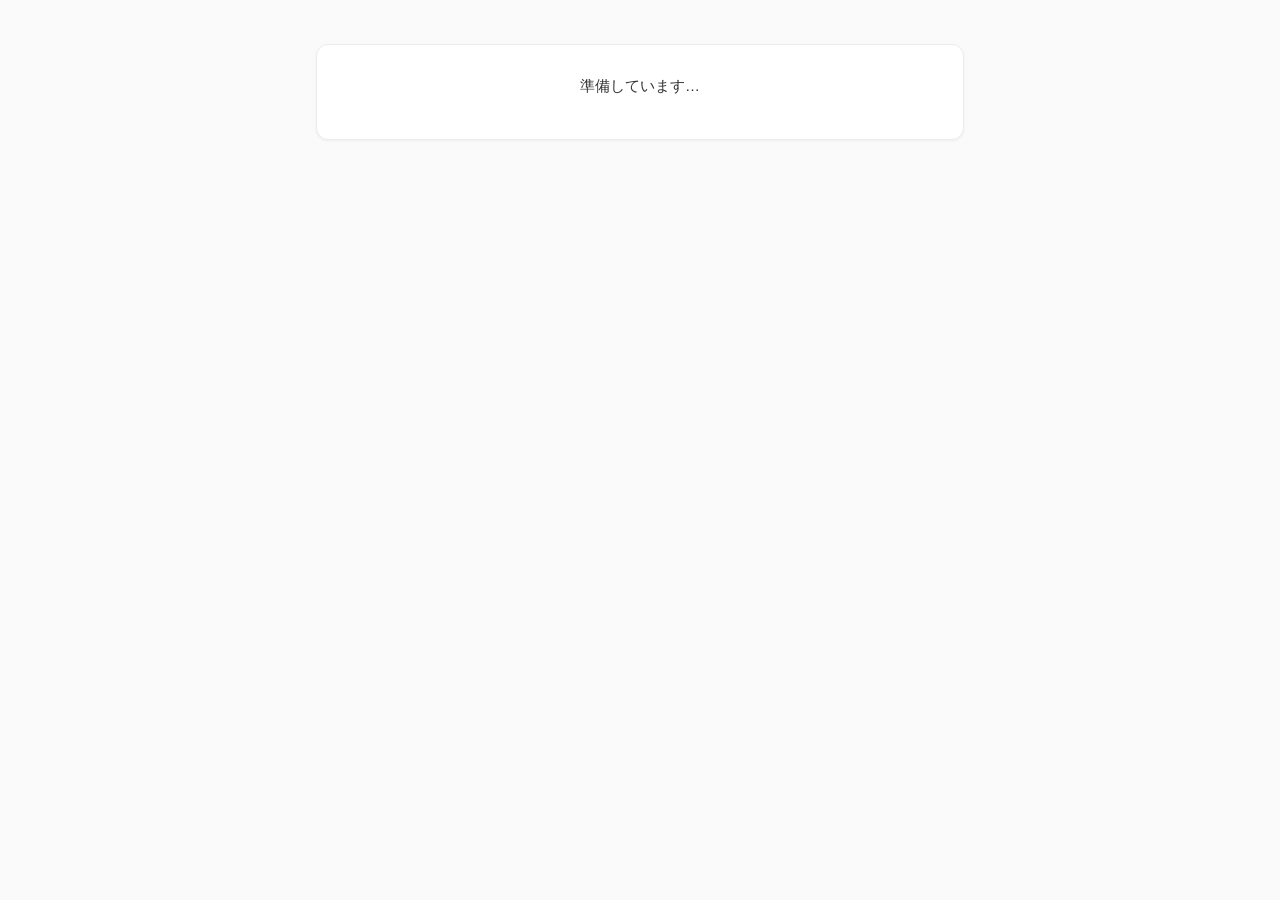
<file: index.html>
<!DOCTYPE html>
<html lang="ja">
<head>
<meta charset="UTF-8">
<meta name="viewport" content="width=device-width, initial-scale=1.0">
<title>調査</title>
<!-- 既存のInstagram刺激スタイル（.instagram-post 等） -->
<link rel="stylesheet" href="styles.css">
<style>
  /* ===== アプリUI（画面・質問・ボタン） ===== */
  body { background: #fafafa; }
  #app { width: 100%; max-width: 680px; margin: 0 auto; padding: 8px 0 64px; }
  .screen { background: #fff; border: 1px solid #ececec; border-radius: 12px; padding: 28px 24px; margin: 16px; box-shadow: 0 1px 3px rgba(0,0,0,.05); }
  .screen.wide { background: transparent; border: none; box-shadow: none; padding: 8px; }
  .screen h1 { font-size: 20px; margin-bottom: 14px; color: #222; }
  .screen p { font-size: 15px; line-height: 1.75; color: #333; margin-bottom: 12px; }
  .lead { text-align: center; color: #666; }
  .notes { margin: 8px 0 16px; padding-left: 1.1em; }
  .notes li { font-size: 14px; line-height: 1.7; color: #444; margin-bottom: 6px; }
  .progress { text-align: center; font-size: 13px; color: #888; margin-bottom: 8px; }
  .code { font-size: 16px; margin-top: 20px; }
  .small { font-size: 12px; color: #888; }
  .screen h2.sec { font-size: 15px; margin: 18px 0 6px; color: #2D5016; }
  .stim-instruction { background: #fff; border: 1px solid #ececec; border-radius: 10px; padding: 14px 16px; margin: 0 8px 4px; }
  .stim-instruction p { font-size: 14px; line-height: 1.7; margin-bottom: 6px; }
  .stim-instruction .sub { font-size: 13px; color: #666; margin-bottom: 0; }

  .actions { display: flex; justify-content: flex-end; gap: 12px; margin-top: 24px; }
  .btn { font-size: 15px; padding: 12px 22px; border: none; border-radius: 8px; background: #2D5016; color: #fff; cursor: pointer; }
  .btn:disabled { background: #b9c4ad; cursor: not-allowed; }
  .btn.secondary { background: #efefef; color: #555; }

  /* 質問 */
  .qform { margin-top: 8px; }
  .q-section { border-top: 1px solid #f0f0f0; padding-top: 6px; margin-top: 6px; }
  .q-section:first-child { border-top: none; }
  .q-prompt { font-size: 15px; font-weight: 600; color: #2D5016; margin: 18px 0 6px; }
  .q-item { padding: 14px 12px; border-radius: 8px; }
  .q-item.missing { background: #fdecec; outline: 1px solid #e6a1a1; }
  .q-text { font-size: 15px; line-height: 1.7; color: #222; margin-bottom: 10px; }

  .q-scale { display: flex; align-items: center; gap: 10px; }
  .q-scale .anchor { font-size: 12px; color: #777; flex: 0 0 auto; max-width: 84px; line-height: 1.3; }
  .q-scale .anchor.left { text-align: right; }
  .pts { display: flex; gap: 4px; flex: 1 1 auto; justify-content: space-between; }
  .pt { display: flex; flex-direction: column; align-items: center; gap: 3px; cursor: pointer; }
  .pt input { width: 20px; height: 20px; }
  .pt .num { font-size: 12px; color: #999; }

  .q-choices { display: flex; flex-direction: column; gap: 8px; }
  .choice { display: flex; align-items: center; gap: 10px; font-size: 15px; color: #222; cursor: pointer; padding: 6px 4px; }
  .choice input { width: 18px; height: 18px; }

  .q-number { font-size: 16px; padding: 8px 10px; width: 120px; border: 1px solid #ccc; border-radius: 6px; }
  .q-textarea { width: 100%; font-size: 15px; padding: 10px; border: 1px solid #ccc; border-radius: 6px; font-family: inherit; }
  #stimStage { display: flex; justify-content: center; margin: 12px 0; }

@media (max-width: 480px) {
    .q-scale { flex-wrap: wrap; }
    .q-scale .anchor { max-width: none; flex: 1 1 0; line-height: 1.3; }
    .q-scale .anchor.left { text-align: left; }
    .q-scale .anchor.right { text-align: right; }
    .pts { order: 3; flex-basis: 100%; margin-top: 6px; }
  }
</style>
</head>
<body>
  <div id="app"></div>

  <!-- 依存順にロード（app.js が最後・自動起動） -->
  <script src="carousel_instrumented.js"></script>
  <script src="stimuli.js"></script>
  <script src="assignment.js"></script>
  <script src="datasink.js"></script>
  <script src="questions.js"></script>
  <script src="render.js"></script>
  <script src="app.js"></script>
</body>
</html>
</file>
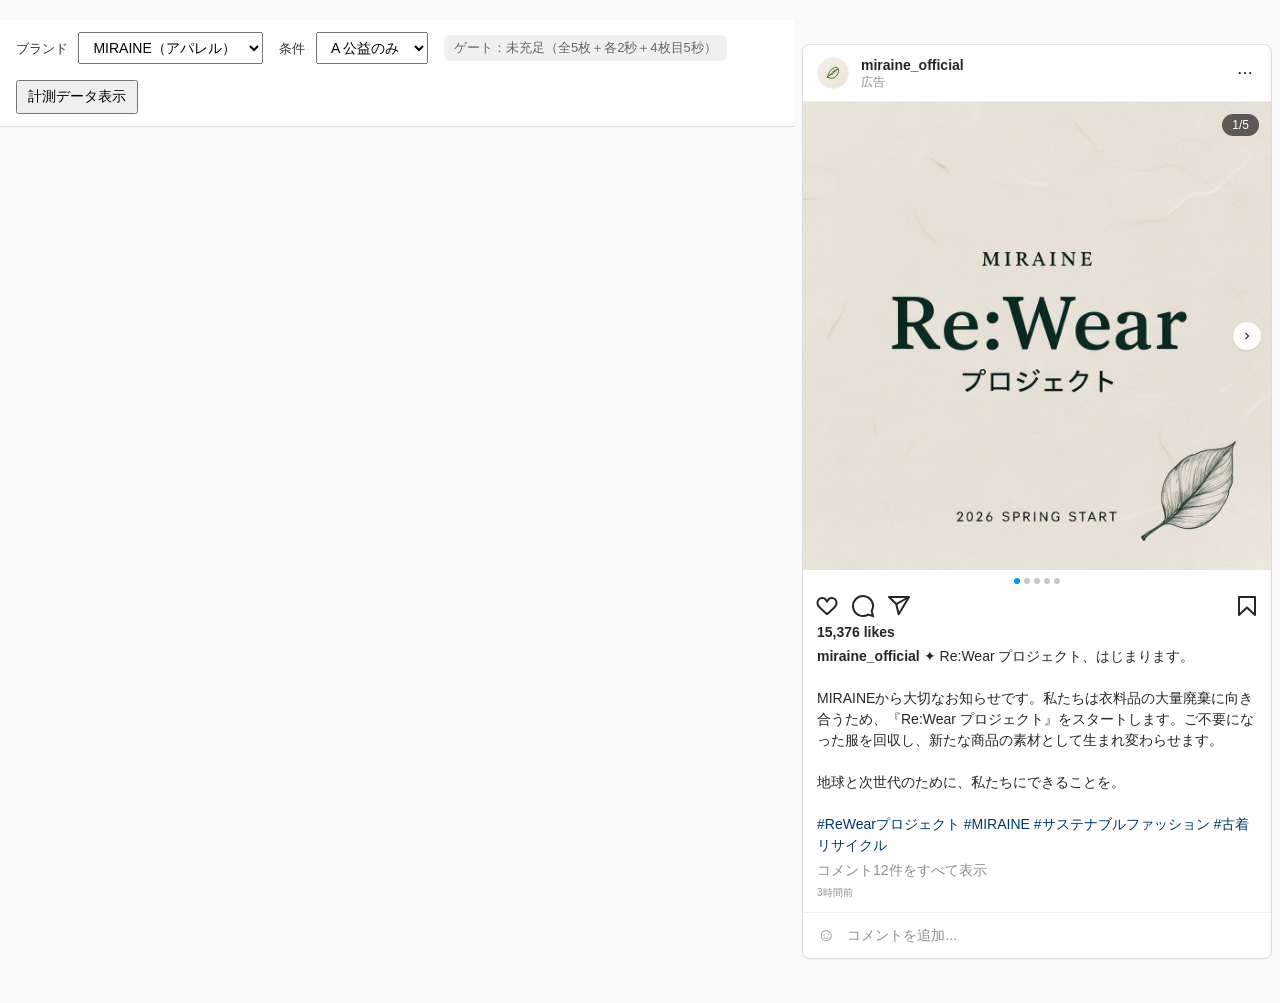
<file: preview.html>
<!DOCTYPE html>
<html lang="ja">
<head>
<meta charset="UTF-8">
<meta name="viewport" content="width=device-width, initial-scale=1.0">
<title>刺激プレビュー（3ブランド × 3条件 QA）</title>
<link rel="stylesheet" href="styles.css">
<style>
  /* QAツール用の最小スタイル（本番刺激のstyles.cssには手を入れない） */
  .qa-bar {
    position: sticky; top: 0; z-index: 1001;
    background: #fff; border-bottom: 1px solid #dbdbdb;
    padding: 12px 16px; display: flex; gap: 16px; flex-wrap: wrap; align-items: center;
    font-family: -apple-system, BlinkMacSystemFont, "Segoe UI", "Hiragino Sans", Meiryo, sans-serif;
  }
  .qa-bar label { font-size: 13px; color: #333; margin-right: 6px; }
  .qa-bar select, .qa-bar button { font-size: 14px; padding: 6px 10px; }
  .qa-status { font-size: 13px; padding: 4px 10px; border-radius: 6px; background: #f0f0f0; color: #666; }
  .qa-status.pass { background: #e7f5e9; color: #1a7f37; font-weight: 600; }
  .qa-readout { font-family: monospace; font-size: 12px; white-space: pre-wrap; background: #fafafa; border: 1px solid #eee; padding: 10px; margin: 10px 16px; border-radius: 6px; }
  #stage { display: flex; justify-content: center; padding: 16px 0; }
</style>
</head>
<body>

  <div class="qa-bar">
    <div>
      <label for="brand">ブランド</label>
      <select id="brand">
        <option value="MIRAINE">MIRAINE（アパレル）</option>
        <option value="TSUMUGI">TSUMUGI（飲食）</option>
        <option value="KIORI">KIORI（家具）</option>
      </select>
    </div>
    <div>
      <label for="cond">条件</label>
      <select id="cond">
        <option value="a">A 公益のみ</option>
        <option value="b">B 曖昧公言</option>
        <option value="c">C 明確公言</option>
      </select>
    </div>
    <span id="gate" class="qa-status">ゲート：未充足（全5枚＋各2秒＋4枚目5秒）</span>
    <button id="dump">計測データ表示</button>
  </div>

  <div id="stage"></div>
  <pre id="readout" class="qa-readout" hidden></pre>

  <script src="carousel_instrumented.js"></script>
  <script src="stimuli.js"></script>
  <script>
    (function () {
      'use strict';
      var controller = null;
      var stage = document.getElementById('stage');
      var gateEl = document.getElementById('gate');
      var readout = document.getElementById('readout');
      var brandSel = document.getElementById('brand');
      var condSel = document.getElementById('cond');

      function render() {
        if (controller) { controller.destroy(); controller = null; }
        gateEl.textContent = 'ゲート：未充足（全5枚＋各2秒＋4枚目5秒）';
        gateEl.classList.remove('pass');
        readout.hidden = true;
        controller = Stimuli.mountStimulus(stage, brandSel.value, condSel.value, {
          onGate: function () {
            gateEl.textContent = 'ゲート：充足（「質問へ」有効化タイミング）';
            gateEl.classList.add('pass');
          }
        });
      }

      brandSel.addEventListener('change', render);
      condSel.addEventListener('change', render);
      document.getElementById('dump').addEventListener('click', function () {
        if (!controller) return;
        readout.hidden = false;
        readout.textContent = JSON.stringify(controller.getTimingData(), null, 2);
      });

      render();
    })();
  </script>
</body>
</html>
</file>
<file: styles.css>
/* ============================================
   Instagram Post Mockup - MIRAINE Re:Wear Project
   Common Stylesheet
   ============================================ */

* {
  margin: 0;
  padding: 0;
  box-sizing: border-box;
}

body {
  font-family: -apple-system, BlinkMacSystemFont, "Segoe UI", "Hiragino Kaku Gothic ProN", "Hiragino Sans", Meiryo, sans-serif;
  background: #fafafa;
  min-height: 100vh;
  display: flex;
  justify-content: center;
  align-items: flex-start;
  padding: 20px 0;
  color: #262626;
}

.condition-label {
  position: fixed;
  top: 12px;
  left: 12px;
  background: rgba(0, 0, 0, 0.7);
  color: white;
  padding: 8px 14px;
  border-radius: 6px;
  font-size: 13px;
  font-weight: 500;
  z-index: 1000;
  letter-spacing: 0.3px;
}

.instagram-post {
  background: white;
  width: 470px;
  max-width: 100%;
  border: 1px solid #dbdbdb;
  border-radius: 8px;
  margin: 8px;
  overflow: hidden;
  box-shadow: 0 1px 2px rgba(0, 0, 0, 0.04);
}

/* ============================================
   HEADER (Profile Section)
   ============================================ */

.post-header {
  display: flex;
  align-items: center;
  padding: 12px 14px;
  border-bottom: 1px solid #efefef;
}

.profile-icon {
  width: 32px;
  height: 32px;
  border-radius: 50%;
  background: linear-gradient(135deg, #F5EFE6 0%, #ebe3d5 100%);
  display: flex;
  align-items: center;
  justify-content: center;
  margin-right: 12px;
  flex-shrink: 0;
  padding: 4px;
  border: 1px solid #efefef;
}

.profile-icon svg {
  width: 100%;
  height: 100%;
}

.profile-info {
  flex: 1;
  min-width: 0;
}

.profile-name {
  font-size: 14px;
  font-weight: 600;
  color: #262626;
  display: flex;
  align-items: center;
  gap: 4px;
  line-height: 1.2;
}

.profile-meta {
  font-size: 12px;
  color: #8e8e8e;
  margin-top: 1px;
  line-height: 1.2;
}

.post-menu {
  width: 24px;
  height: 24px;
  display: flex;
  align-items: center;
  justify-content: center;
  cursor: pointer;
}

.post-menu svg {
  width: 18px;
  height: 18px;
}

/* ============================================
   CAROUSEL
   ============================================ */

.carousel-container {
  position: relative;
  width: 100%;
  background: #fafafa;
}

.carousel-wrapper {
  width: 100%;
  aspect-ratio: 1 / 1;
  overflow: hidden;
  position: relative;
}

.carousel-track {
  display: flex;
  height: 100%;
  transition: transform 0.3s ease-out;
}

.carousel-slide {
  width: 100%;
  height: 100%;
  flex-shrink: 0;
  display: flex;
  align-items: center;
  justify-content: center;
}

.carousel-slide img {
  width: 100%;
  height: 100%;
  object-fit: cover;
  display: block;
}

/* Carousel Navigation Buttons */
.carousel-btn {
  position: absolute;
  top: 50%;
  transform: translateY(-50%);
  width: 28px;
  height: 28px;
  background: rgba(255, 255, 255, 0.9);
  border-radius: 50%;
  display: flex;
  align-items: center;
  justify-content: center;
  cursor: pointer;
  border: none;
  z-index: 2;
  box-shadow: 0 1px 3px rgba(0, 0, 0, 0.1);
  transition: opacity 0.2s;
}

.carousel-btn:hover {
  background: white;
}

.carousel-btn:disabled {
  opacity: 0;
  pointer-events: none;
}

.carousel-btn.prev { left: 10px; }
.carousel-btn.next { right: 10px; }

.carousel-btn svg {
  width: 14px;
  height: 14px;
  fill: #262626;
}

/* Slide Counter */
.slide-counter {
  position: absolute;
  top: 12px;
  right: 12px;
  background: rgba(0, 0, 0, 0.6);
  color: white;
  padding: 4px 10px;
  border-radius: 12px;
  font-size: 12px;
  font-weight: 500;
  z-index: 2;
}

/* Dots Indicator */
.carousel-dots {
  display: flex;
  justify-content: center;
  gap: 4px;
  padding: 8px 0 4px;
  background: white;
}

.dot {
  width: 6px;
  height: 6px;
  border-radius: 50%;
  background: #c7c7c7;
  transition: background 0.2s;
}

.dot.active {
  background: #0095f6;
}

/* ============================================
   ACTION BAR
   ============================================ */

.action-bar {
  display: flex;
  align-items: center;
  padding: 6px 12px;
  gap: 12px;
}

.action-icon {
  width: 24px;
  height: 24px;
  cursor: pointer;
  display: flex;
  align-items: center;
  justify-content: center;
}

.action-icon svg {
  width: 24px;
  height: 24px;
  fill: none;
  stroke: #262626;
  stroke-width: 2;
}

.action-icon.bookmark {
  margin-left: auto;
}

/* ============================================
   POST CONTENT
   ============================================ */

.post-content {
  padding: 0 14px 12px;
}

.likes-count {
  font-size: 14px;
  font-weight: 600;
  color: #262626;
  margin-bottom: 6px;
}

.caption {
  font-size: 14px;
  line-height: 1.5;
  color: #262626;
  margin-bottom: 6px;
  white-space: pre-line;
}

.caption .username {
  font-weight: 600;
  margin-right: 4px;
}

.caption .hashtags {
  color: #00376b;
}

.caption-toggle {
  color: #8e8e8e;
  font-size: 14px;
  cursor: pointer;
  display: inline-block;
  margin-top: 0;
}

.caption-toggle:hover {
  color: #262626;
}

.comments-link {
  font-size: 14px;
  color: #8e8e8e;
  cursor: pointer;
  margin-top: 4px;
}

.timestamp {
  font-size: 10px;
  color: #8e8e8e;
  text-transform: uppercase;
  letter-spacing: 0.2px;
  margin-top: 6px;
}

/* ============================================
   COMMENT INPUT (Bottom)
   ============================================ */

.comment-input-bar {
  display: flex;
  align-items: center;
  padding: 12px 14px;
  border-top: 1px solid #efefef;
  font-size: 14px;
  color: #8e8e8e;
}

.comment-input-bar .emoji-icon {
  font-size: 18px;
  margin-right: 12px;
}

.comment-input-bar .placeholder {
  flex: 1;
}

/* ============================================
   RESPONSIVE
   ============================================ */

@media (max-width: 500px) {
  body { padding: 0; }
  .instagram-post {
    margin: 0;
    border-radius: 0;
    border-left: none;
    border-right: none;
    width: 100%;
  }
  .condition-label {
    top: 8px;
    left: 8px;
    font-size: 11px;
    padding: 6px 10px;
  }
}
</file>
